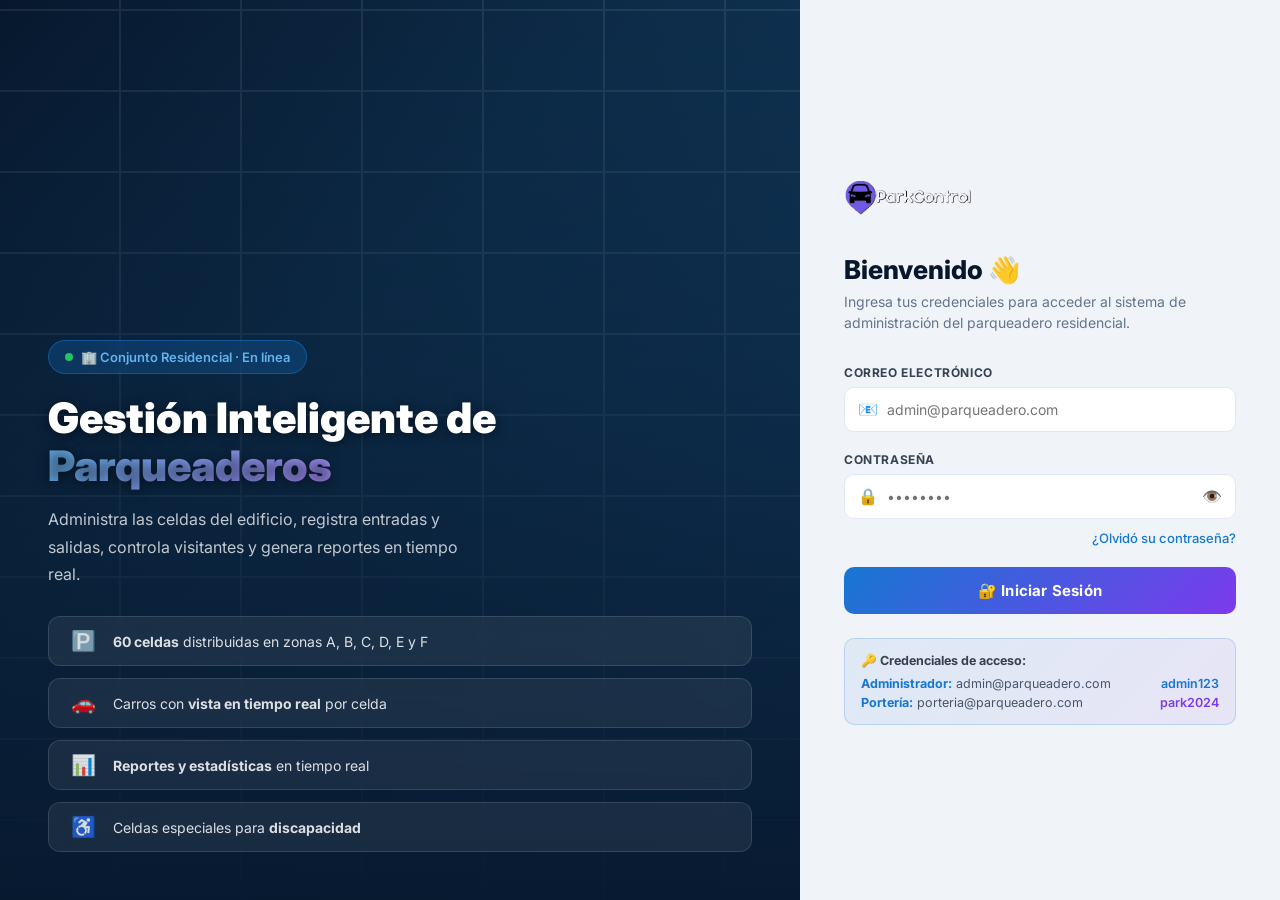
<file: index.html>
<!DOCTYPE html>
<html lang="es">
<head>
    <meta charset="UTF-8">
    <meta name="viewport" content="width=device-width, initial-scale=1.0">
    <title>ParkControl — Ingreso al Sistema</title>
    <meta name="description" content="Sistema de administración de parqueaderos para conjuntos residenciales.">
    <link rel="preconnect" href="https://fonts.googleapis.com">
    <link href="https://fonts.googleapis.com/css2?family=Inter:wght@300;400;500;600;700;800;900&display=swap" rel="stylesheet">
    <style>
        *{box-sizing:border-box;margin:0;padding:0}
        body{
            font-family:'Inter',sans-serif;
            min-height:100vh;
            display:flex;
            overflow:hidden;
            background:#07182e;
        }

        /* ===== LADO IZQUIERDO ===== */
        .left-panel{
            flex:1;
            position:relative;
            display:flex;
            flex-direction:column;
            justify-content:flex-end;
            padding:48px;
            overflow:hidden;
        }

        /* Fondo animado con carros CSS */
        .left-bg{
            position:absolute;
            inset:0;
            background:linear-gradient(135deg,#07182e 0%,#0d2d4a 40%,#123d63 100%);
            overflow:hidden;
        }

        /* Patrón de parqueadero en el fondo */
        .parking-grid{
            position:absolute;
            inset:0;
            opacity:.08;
            background-image:
                repeating-linear-gradient(0deg, transparent, transparent 79px, #fff 79px, #fff 81px),
                repeating-linear-gradient(90deg, transparent, transparent 119px, #fff 119px, #fff 121px);
        }

        /* Carros animados en el fondo */
        .bg-cars{position:absolute;inset:0;pointer-events:none;}
        .bg-car{
            position:absolute;
            width:60px;
            opacity:0;
            animation:driveCar 8s linear infinite;
        }
        .bg-car:nth-child(1){top:15%;left:-80px;animation-delay:0s;animation-duration:9s;}
        .bg-car:nth-child(2){top:35%;left:-80px;animation-delay:2s;animation-duration:7s;}
        .bg-car:nth-child(3){top:55%;left:-80px;animation-delay:4s;animation-duration:11s;}
        .bg-car:nth-child(4){top:70%;left:-80px;animation-delay:1s;animation-duration:8s;}
        .bg-car:nth-child(5){top:85%;left:-80px;animation-delay:3s;animation-duration:10s;}
        @keyframes driveCar{
            0%{left:-80px;opacity:0;}
            5%{opacity:.18;}
            90%{opacity:.18;}
            100%{left:calc(100% + 80px);opacity:0;}
        }

        .left-panel::after{
            content:'';
            position:absolute;
            inset:0;
            background:linear-gradient(to top, rgba(7,24,46,0.95) 0%, rgba(7,24,46,0.3) 60%, transparent 100%);
        }
        .left-content{
            position:relative;
            z-index:1;
            color:white;
        }
        .left-badge{
            display:inline-flex;
            align-items:center;
            gap:8px;
            background:rgba(22,119,210,0.25);
            border:1px solid rgba(22,119,210,0.5);
            backdrop-filter:blur(8px);
            padding:8px 16px;
            border-radius:50px;
            font-size:13px;
            font-weight:600;
            color:#63b3ed;
            margin-bottom:20px;
        }
        .left-badge .dot{
            width:8px;height:8px;
            background:#22c55e;
            border-radius:50%;
            animation:pulse 2s infinite;
        }
        @keyframes pulse{
            0%,100%{box-shadow:0 0 0 0 rgba(34,197,94,.5)}
            50%{box-shadow:0 0 0 6px rgba(34,197,94,0)}
        }
        .left-content h1{
            font-size:42px;
            font-weight:900;
            line-height:1.15;
            margin-bottom:16px;
            color:#fff;
            text-shadow:0 2px 12px rgba(0,0,0,0.5);
        }
        .left-content h1 span{
            background:linear-gradient(135deg,#63b3ed,#a78bfa);
            -webkit-background-clip:text;
            -webkit-text-fill-color:transparent;
            background-clip:text;
        }
        .left-content p{
            font-size:16px;
            color:rgba(255,255,255,0.75);
            line-height:1.7;
            max-width:420px;
            margin-bottom:28px;
        }
        .features{
            display:flex;
            flex-direction:column;
            gap:12px;
        }
        .feature-item{
            display:flex;
            align-items:center;
            gap:12px;
            background:rgba(255,255,255,0.07);
            border:1px solid rgba(255,255,255,0.12);
            backdrop-filter:blur(8px);
            border-radius:12px;
            padding:12px 16px;
            font-size:14px;
            color:rgba(255,255,255,0.85);
            transition:background .2s;
        }
        .feature-item:hover{background:rgba(255,255,255,0.12);}
        .feature-icon{
            font-size:20px;
            width:36px;
            text-align:center;
        }

        /* ===== LADO DERECHO — FORMULARIO ===== */
        .right-panel{
            width:480px;
            flex-shrink:0;
            background:#f0f4f8;
            display:flex;
            flex-direction:column;
            justify-content:center;
            padding:48px 44px;
            overflow-y:auto;
        }
        .login-logo{
            display:flex;
            align-items:center;
            gap:10px;
            margin-bottom:36px;
        }
        .login-logo img{
            width:130px;
            height:auto;
        }
        .login-title{
            font-size:26px;
            font-weight:800;
            color:#07182e;
            margin-bottom:6px;
        }
        .login-sub{
            font-size:14px;
            color:#64748b;
            margin-bottom:32px;
            line-height:1.5;
        }
        .form-label{
            display:block;
            font-size:12px;
            font-weight:700;
            color:#374151;
            letter-spacing:.6px;
            text-transform:uppercase;
            margin-bottom:7px;
        }
        .form-group{margin-bottom:20px;}
        .input-wrap{position:relative;}
        .input-icon{
            position:absolute;
            left:14px;
            top:50%;
            transform:translateY(-50%);
            font-size:16px;
            color:#94a3b8;
            pointer-events:none;
        }
        .form-control{
            width:100%;
            padding:13px 14px 13px 42px;
            border:1.5px solid #e2e8f0;
            border-radius:10px;
            font-size:14px;
            font-family:'Inter',sans-serif;
            background:#fff;
            color:#1e2d3d;
            outline:none;
            transition:border-color .25s,box-shadow .25s;
        }
        .form-control:focus{
            border-color:#1677d2;
            box-shadow:0 0 0 3px rgba(22,119,210,.13);
        }
        .toggle-pass{
            position:absolute;
            right:14px;
            top:50%;
            transform:translateY(-50%);
            cursor:pointer;
            font-size:16px;
            color:#94a3b8;
            user-select:none;
            transition:color .2s;
        }
        .toggle-pass:hover{color:#1677d2;}
        .forgot{
            text-align:right;
            margin-top:-12px;
            margin-bottom:20px;
        }
        .forgot a{
            font-size:13px;
            color:#1677d2;
            text-decoration:none;
            font-weight:500;
        }
        .forgot a:hover{text-decoration:underline;}
        .btn-login{
            width:100%;
            padding:14px;
            background:linear-gradient(135deg,#1677d2 0%,#7c3aed 100%);
            color:#fff;
            border:none;
            border-radius:10px;
            font-size:15px;
            font-weight:700;
            font-family:'Inter',sans-serif;
            cursor:pointer;
            transition:all .3s;
            position:relative;
            overflow:hidden;
            letter-spacing:.2px;
        }
        .btn-login::before{
            content:'';
            position:absolute;
            top:0;left:-100%;
            width:100%;height:100%;
            background:linear-gradient(90deg,transparent,rgba(255,255,255,.2),transparent);
            transition:left .5s;
        }
        .btn-login:hover::before{left:100%;}
        .btn-login:hover{
            transform:translateY(-2px);
            box-shadow:0 8px 25px rgba(22,119,210,.45);
        }
        .btn-login:active{transform:translateY(0);}
        .error-box{
            display:none;
            background:#fee2e2;
            border:1px solid #fca5a5;
            color:#b91c1c;
            padding:10px 14px;
            border-radius:8px;
            font-size:13px;
            text-align:center;
            margin-bottom:16px;
        }
        .hint-box{
            margin-top:24px;
            background:linear-gradient(135deg,rgba(22,119,210,.08),rgba(124,58,237,.08));
            border:1px solid rgba(22,119,210,.2);
            border-radius:10px;
            padding:14px 16px;
            font-size:12.5px;
            color:#475569;
        }
        .hint-box strong{color:#1677d2;}
        .hint-row{display:flex;justify-content:space-between;margin-bottom:4px;}
        .hint-row:last-child{margin-bottom:0;}

        @media(max-width:900px){
            .left-panel{display:none;}
            .right-panel{width:100%;padding:40px 28px;}
        }

        @keyframes shake{
            0%,100%{transform:translateX(0)}
            20%{transform:translateX(-8px)}
            40%{transform:translateX(8px)}
            60%{transform:translateX(-5px)}
            80%{transform:translateX(5px)}
        }
    </style>
</head>
<body>

<!-- PANEL IZQUIERDO -->
<div class="left-panel">
    <div class="left-bg">
        <div class="parking-grid"></div>
        <!-- Carros en el fondo -->
        <div class="bg-cars">
            <!-- Carro SVG top-view mini -->
            <svg class="bg-car" style="top:15%" viewBox="0 0 100 50" xmlns="http://www.w3.org/2000/svg">
                <rect x="10" y="14" width="80" height="22" rx="7" fill="#2b6cb0"/>
                <path d="M28 14 Q35 5 65 5 Q75 5 80 14 Z" fill="#1a4a80"/>
                <circle cx="20" cy="14" r="6" fill="#111"/><circle cx="80" cy="14" r="6" fill="#111"/>
                <circle cx="20" cy="36" r="6" fill="#111"/><circle cx="80" cy="36" r="6" fill="#111"/>
            </svg>
            <svg class="bg-car" style="top:35%" viewBox="0 0 100 50" xmlns="http://www.w3.org/2000/svg">
                <rect x="8" y="10" width="84" height="30" rx="8" fill="#553c9a"/>
                <rect x="20" y="13" width="60" height="22" rx="5" fill="#3c2a7a"/>
                <circle cx="14" cy="13" r="6" fill="#111"/><circle cx="86" cy="13" r="6" fill="#111"/>
                <circle cx="14" cy="37" r="6" fill="#111"/><circle cx="86" cy="37" r="6" fill="#111"/>
            </svg>
            <svg class="bg-car" style="top:55%" viewBox="0 0 100 50" xmlns="http://www.w3.org/2000/svg">
                <rect x="10" y="14" width="80" height="22" rx="7" fill="#c05621"/>
                <path d="M28 14 Q35 5 65 5 Q75 5 80 14 Z" fill="#9c4421"/>
                <circle cx="20" cy="14" r="6" fill="#111"/><circle cx="80" cy="14" r="6" fill="#111"/>
                <circle cx="20" cy="36" r="6" fill="#111"/><circle cx="80" cy="36" r="6" fill="#111"/>
            </svg>
            <svg class="bg-car" style="top:70%" viewBox="0 0 100 50" xmlns="http://www.w3.org/2000/svg">
                <rect x="8" y="10" width="84" height="30" rx="8" fill="#276749"/>
                <rect x="20" y="13" width="60" height="22" rx="5" fill="#1a4a35"/>
                <circle cx="14" cy="13" r="6" fill="#111"/><circle cx="86" cy="13" r="6" fill="#111"/>
                <circle cx="14" cy="37" r="6" fill="#111"/><circle cx="86" cy="37" r="6" fill="#111"/>
            </svg>
            <svg class="bg-car" style="top:85%" viewBox="0 0 100 50" xmlns="http://www.w3.org/2000/svg">
                <rect x="10" y="14" width="80" height="22" rx="7" fill="#9b2c2c"/>
                <path d="M28 14 Q35 5 65 5 Q75 5 80 14 Z" fill="#7a2020"/>
                <circle cx="20" cy="14" r="6" fill="#111"/><circle cx="80" cy="14" r="6" fill="#111"/>
                <circle cx="20" cy="36" r="6" fill="#111"/><circle cx="80" cy="36" r="6" fill="#111"/>
            </svg>
        </div>
    </div>

    <div class="left-content">
        <div class="left-badge">
            <div class="dot"></div>
            🏢 Conjunto Residencial · En línea
        </div>
        <h1>Gestión Inteligente de <span>Parqueaderos</span></h1>
        <p>Administra las celdas del edificio, registra entradas y salidas, controla visitantes y genera reportes en tiempo real.</p>
        <div class="features">
            <div class="feature-item">
                <span class="feature-icon">🅿️</span>
                <div><strong>60 celdas</strong> distribuidas en zonas A, B, C, D, E y F</div>
            </div>
            <div class="feature-item">
                <span class="feature-icon">🚗</span>
                <div>Carros con <strong>vista en tiempo real</strong> por celda</div>
            </div>
            <div class="feature-item">
                <span class="feature-icon">📊</span>
                <div><strong>Reportes y estadísticas</strong> en tiempo real</div>
            </div>
            <div class="feature-item">
                <span class="feature-icon">♿</span>
                <div>Celdas especiales para <strong>discapacidad</strong></div>
            </div>
        </div>
    </div>
</div>

<!-- PANEL DERECHO -->
<div class="right-panel">
    <div class="login-logo">
        <img src="ParkControl.png" alt="ParkControl">
    </div>

    <div class="login-title">Bienvenido 👋</div>
    <div class="login-sub">Ingresa tus credenciales para acceder al sistema de administración del parqueadero residencial.</div>

    <div class="error-box" id="errorBox">❌ Usuario o contraseña incorrectos. Intente de nuevo.</div>

    <form id="loginForm" novalidate>
        <div class="form-group">
            <label class="form-label" for="email">Correo electrónico</label>
            <div class="input-wrap">
                <span class="input-icon">📧</span>
                <input class="form-control" type="email" id="email" name="email"
                    placeholder="admin@parqueadero.com" autocomplete="email" required>
            </div>
        </div>

        <div class="form-group">
            <label class="form-label" for="password">Contraseña</label>
            <div class="input-wrap">
                <span class="input-icon">🔒</span>
                <input class="form-control" type="password" id="password" name="password"
                    placeholder="••••••••" autocomplete="current-password" required>
                <span class="toggle-pass" id="togglePass" title="Mostrar/ocultar contraseña">👁️</span>
            </div>
        </div>

        <div class="forgot">
            <a href="#" onclick="alert('Contacte al administrador del edificio.')">¿Olvidó su contraseña?</a>
        </div>

        <button type="submit" class="btn-login" id="btnLogin">
            🔐 Iniciar Sesión
        </button>
    </form>

    <div class="hint-box">
        <div style="font-weight:700;color:#374151;margin-bottom:8px;">🔑 Credenciales de acceso:</div>
        <div class="hint-row"><span><strong>Administrador:</strong> admin@parqueadero.com</span><span style="color:#1677d2;font-weight:600;">admin123</span></div>
        <div class="hint-row"><span><strong>Portería:</strong> porteria@parqueadero.com</span><span style="color:#7c3aed;font-weight:600;">park2024</span></div>
    </div>
</div>

<script>
    const USUARIOS = [
        { email:'admin@parqueadero.com',   password:'admin123', nombre:'Administrador',  rol:'admin' },
        { email:'admin@parkcontrol.com',   password:'admin123', nombre:'Administrador',  rol:'admin' },
        { email:'admin@urb.com',           password:'admin123', nombre:'Admin Conjunto',  rol:'admin' },
        { email:'porteria@parqueadero.com',password:'park2024', nombre:'Portería',        rol:'porteria' },
    ];

    document.getElementById('togglePass').addEventListener('click', function() {
        const inp = document.getElementById('password');
        if (inp.type === 'password') {
            inp.type = 'text';
            this.textContent = '🙈';
        } else {
            inp.type = 'password';
            this.textContent = '👁️';
        }
    });

    document.getElementById('loginForm').addEventListener('submit', function(e) {
        e.preventDefault();
        const email = document.getElementById('email').value.trim().toLowerCase();
        const pass  = document.getElementById('password').value;
        const errorBox = document.getElementById('errorBox');
        const btn = document.getElementById('btnLogin');

        const user = USUARIOS.find(u => u.email === email && u.password === pass);

        if (user) {
            btn.textContent = '✅ Verificando...';
            btn.style.background = 'linear-gradient(135deg,#16a34a,#15803d)';
            errorBox.style.display = 'none';
            localStorage.setItem('parkcontrol_user', JSON.stringify(user));
            setTimeout(() => { window.location.href = 'dashboard.html'; }, 700);
        } else {
            errorBox.style.display = 'block';
            document.getElementById('password').value = '';
            document.getElementById('email').focus();
            errorBox.style.animation = 'none';
            errorBox.offsetHeight;
            errorBox.style.animation = 'shake .4s ease';
        }
    });
</script>
</body>
</html>
</file>
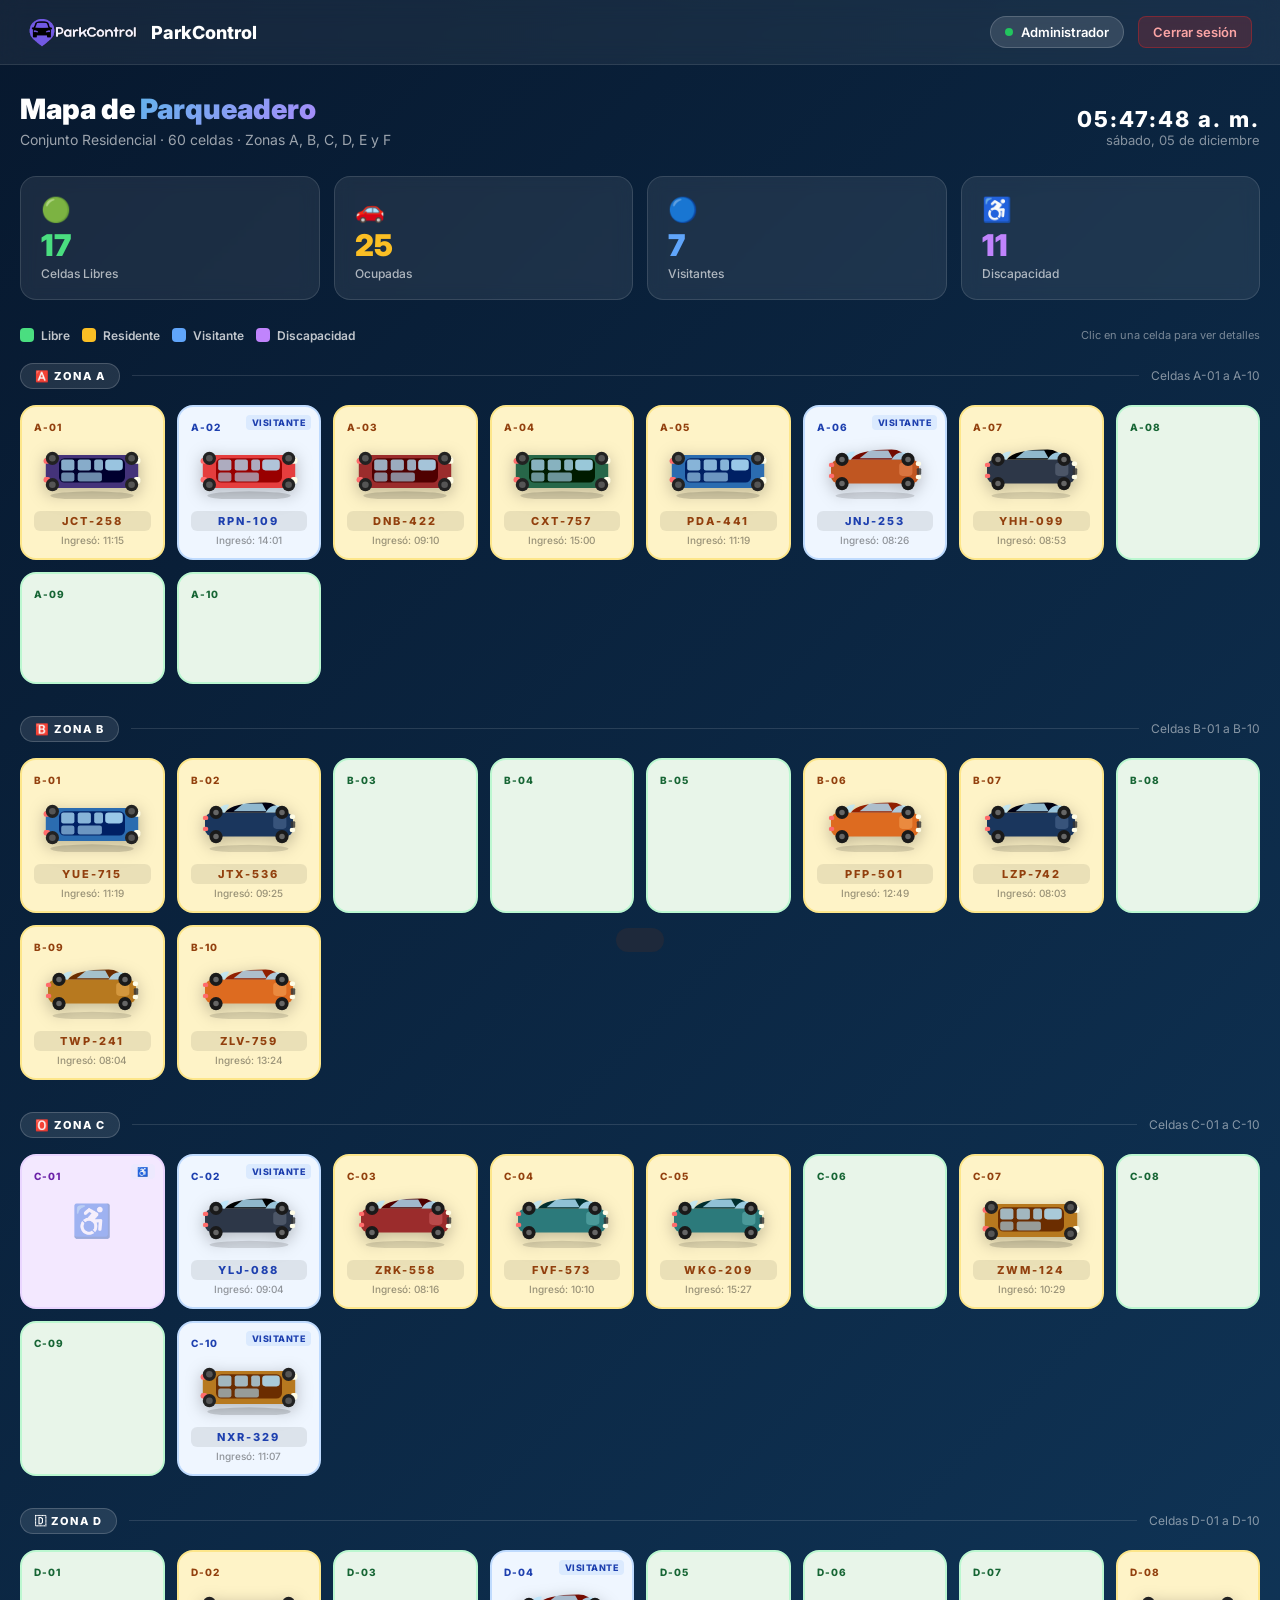
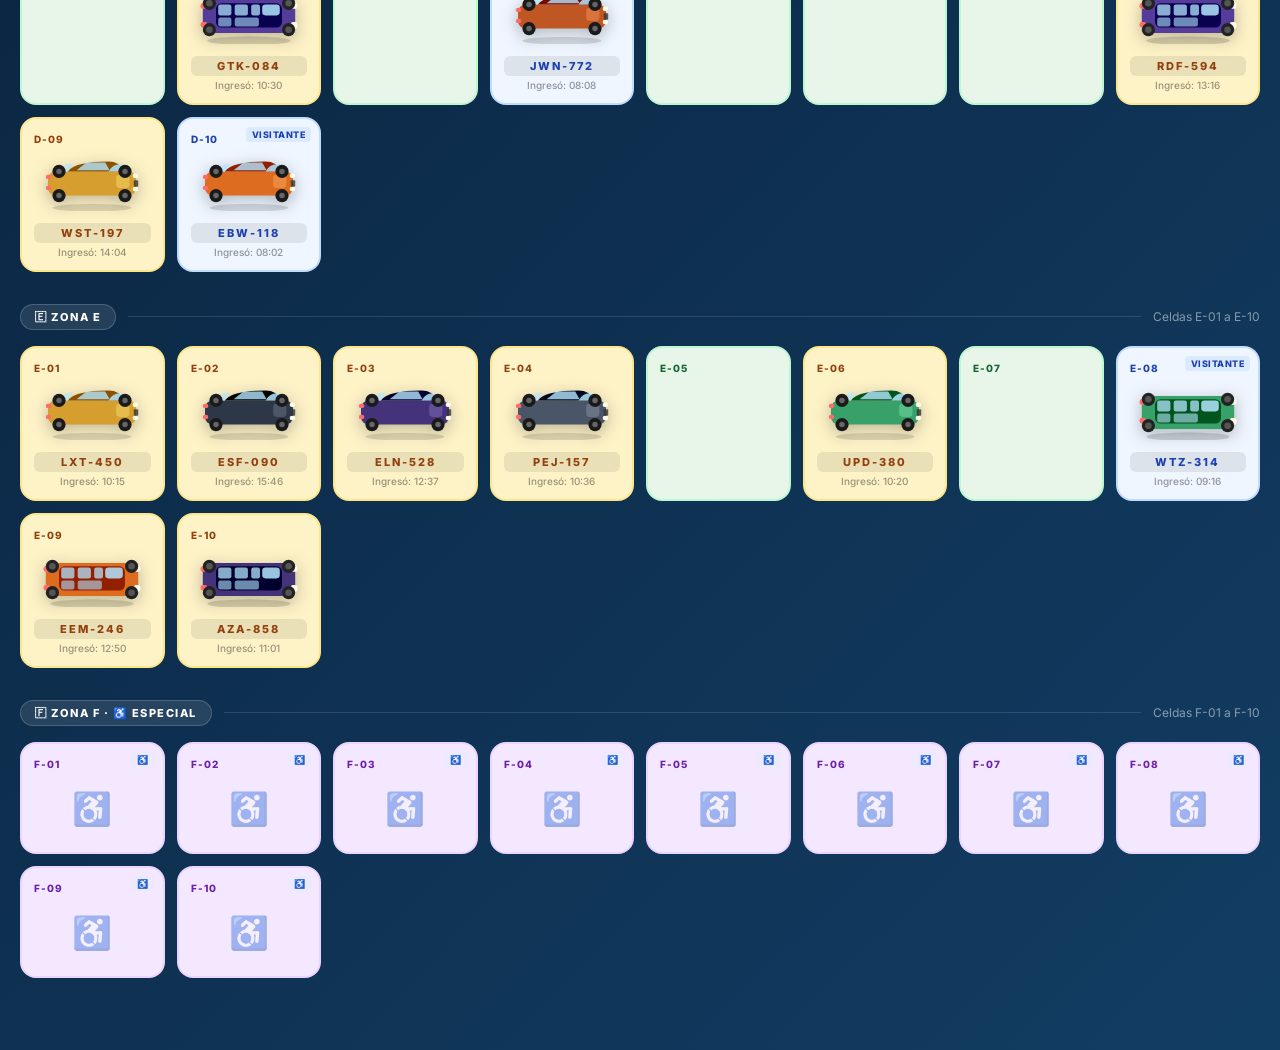
<file: dashboard.html>
<!DOCTYPE html>
<html lang="es">
<head>
  <meta charset="UTF-8">
  <meta name="viewport" content="width=device-width, initial-scale=1.0">
  <title>ParkControl — Dashboard</title>
  <link rel="preconnect" href="https://fonts.googleapis.com">
  <link href="https://fonts.googleapis.com/css2?family=Inter:wght@300;400;500;600;700;800;900&display=swap" rel="stylesheet">
  <style>
    *{box-sizing:border-box;margin:0;padding:0}
    :root{
      --azul:#1677d2;
      --azul-oscuro:#07182e;
      --azul-medio:#123d63;
      --verde:#16a34a;
      --rojo:#dc2626;
      --amarillo:#d97706;
      --celda-libre:#e8f5e9;
      --celda-ocupada:#fef3c7;
      --celda-visitante:#eff6ff;
      --celda-discapacidad:#f3e8ff;
    }

    body{
      font-family:'Inter',sans-serif;
      background:linear-gradient(135deg,var(--azul-oscuro),var(--azul-medio));
      min-height:100vh;
      color:white;
    }

    /* ═══ NAVBAR ═══ */
    .navbar{
      display:flex;
      align-items:center;
      justify-content:space-between;
      padding:14px 28px;
      background:rgba(255,255,255,0.06);
      backdrop-filter:blur(12px);
      border-bottom:1px solid rgba(255,255,255,0.1);
      position:sticky;
      top:0;
      z-index:100;
    }
    .navbar-brand{
      display:flex;
      align-items:center;
      gap:12px;
    }
    .navbar-brand img{
      height:36px;
      width:auto;
    }
    .navbar-brand span{
      font-size:18px;
      font-weight:800;
      color:#fff;
    }
    .navbar-right{
      display:flex;
      align-items:center;
      gap:14px;
    }
    .badge-user{
      display:flex;
      align-items:center;
      gap:8px;
      background:rgba(255,255,255,0.12);
      border:1px solid rgba(255,255,255,0.18);
      padding:7px 14px;
      border-radius:50px;
      font-size:13px;
      font-weight:600;
    }
    .dot-live{
      width:8px;height:8px;
      background:#22c55e;
      border-radius:50%;
      animation:pulse 2s infinite;
    }
    @keyframes pulse{
      0%,100%{box-shadow:0 0 0 0 rgba(34,197,94,.5)}
      50%{box-shadow:0 0 0 6px rgba(34,197,94,0)}
    }
    .btn-logout{
      background:rgba(220,38,38,.2);
      border:1px solid rgba(220,38,38,.4);
      color:#fca5a5;
      padding:7px 14px;
      border-radius:8px;
      font-size:13px;
      font-weight:600;
      cursor:pointer;
      text-decoration:none;
      transition:all .2s;
    }
    .btn-logout:hover{background:rgba(220,38,38,.35);}

    /* ═══ MAIN CONTAINER ═══ */
    .main{
      max-width:1300px;
      margin:0 auto;
      padding:28px 20px 40px;
    }

    /* ═══ PAGE HEADER ═══ */
    .page-header{
      display:flex;
      align-items:flex-end;
      justify-content:space-between;
      flex-wrap:wrap;
      gap:16px;
      margin-bottom:28px;
    }
    .page-header h1{
      font-size:28px;
      font-weight:900;
      color:#fff;
      line-height:1.2;
    }
    .page-header h1 span{
      background:linear-gradient(135deg,#63b3ed,#a78bfa);
      -webkit-background-clip:text;
      -webkit-text-fill-color:transparent;
      background-clip:text;
    }
    .page-header p{
      font-size:14px;
      color:rgba(255,255,255,.6);
      margin-top:4px;
    }
    .clock{
      font-size:13px;
      color:rgba(255,255,255,.5);
      text-align:right;
    }
    .clock strong{
      display:block;
      font-size:22px;
      font-weight:800;
      color:#fff;
      letter-spacing:2px;
    }

    /* ═══ KPI CARDS ═══ */
    .kpi-grid{
      display:grid;
      grid-template-columns:repeat(auto-fit,minmax(170px,1fr));
      gap:14px;
      margin-bottom:28px;
    }
    .kpi-card{
      background:rgba(255,255,255,0.08);
      border:1px solid rgba(255,255,255,0.12);
      backdrop-filter:blur(8px);
      border-radius:16px;
      padding:18px 20px;
      display:flex;
      flex-direction:column;
      gap:6px;
      transition:transform .2s, background .2s;
    }
    .kpi-card:hover{
      background:rgba(255,255,255,0.13);
      transform:translateY(-2px);
    }
    .kpi-icon{font-size:24px;}
    .kpi-val{
      font-size:30px;
      font-weight:900;
      line-height:1;
    }
    .kpi-label{font-size:12px;color:rgba(255,255,255,.65);font-weight:500;}
    .kpi-card.libre .kpi-val{color:#4ade80;}
    .kpi-card.ocupada .kpi-val{color:#fbbf24;}
    .kpi-card.visitante .kpi-val{color:#60a5fa;}
    .kpi-card.discapacidad .kpi-val{color:#c084fc;}

    /* ═══ LEYENDA ═══ */
    .leyenda{
      display:flex;
      flex-wrap:wrap;
      gap:12px;
      margin-bottom:20px;
      align-items:center;
    }
    .leyenda-item{
      display:flex;
      align-items:center;
      gap:7px;
      font-size:12px;
      font-weight:600;
      color:rgba(255,255,255,.75);
    }
    .leyenda-dot{
      width:14px;height:14px;
      border-radius:4px;
    }

    /* ═══ ZONA SECTION ═══ */
    .zona{
      margin-bottom:32px;
    }
    .zona-header{
      display:flex;
      align-items:center;
      gap:12px;
      margin-bottom:16px;
    }
    .zona-badge{
      font-size:11px;
      font-weight:800;
      letter-spacing:1.5px;
      text-transform:uppercase;
      padding:5px 14px;
      border-radius:50px;
      background:rgba(255,255,255,0.1);
      border:1px solid rgba(255,255,255,0.18);
    }
    .zona-header hr{
      flex:1;
      border:none;
      border-top:1px solid rgba(255,255,255,0.12);
    }
    .zona-count{
      font-size:12px;
      color:rgba(255,255,255,.5);
    }

    /* ═══ GRID DE CELDAS ═══ */
    .celdas-grid{
      display:grid;
      grid-template-columns:repeat(auto-fill,minmax(140px,1fr));
      gap:12px;
    }

    /* ═══ CELDA ═══ */
    .celda{
      border-radius:16px;
      padding:14px 12px 12px;
      position:relative;
      cursor:pointer;
      transition:transform .25s, box-shadow .25s;
      border:2px solid transparent;
      overflow:hidden;
    }
    .celda:hover{
      transform:translateY(-4px) scale(1.02);
      box-shadow:0 12px 32px rgba(0,0,0,.35);
    }
    .celda:active{transform:scale(.98);}

    /* estados de celda */
    .celda.libre{
      background:var(--celda-libre);
      border-color:#bbf7d0;
    }
    .celda.ocupada{
      background:var(--celda-ocupada);
      border-color:#fde68a;
    }
    .celda.visitante{
      background:var(--celda-visitante);
      border-color:#bfdbfe;
    }
    .celda.discapacidad{
      background:var(--celda-discapacidad);
      border-color:#e9d5ff;
    }

    /* número de celda */
    .celda-num{
      font-size:10px;
      font-weight:800;
      letter-spacing:1px;
      text-transform:uppercase;
      margin-bottom:8px;
    }
    .libre .celda-num{color:#166534;}
    .ocupada .celda-num{color:#92400e;}
    .visitante .celda-num{color:#1e40af;}
    .discapacidad .celda-num{color:#6b21a8;}

    /* ═══ CAR SVG ═══ */
    .car-wrap{
      display:flex;
      justify-content:center;
      align-items:center;
      height:62px;
      position:relative;
    }

    /* Carro SVG inline — se genera via JS con color dinámico */
    .car-svg{
      width:100%;
      max-width:110px;
      filter:drop-shadow(0 4px 8px rgba(0,0,0,0.25));
    }

    /* Animación de entrada del carro */
    .celda.ocupada .car-svg,
    .celda.visitante .car-svg{
      animation:carDrive .6s cubic-bezier(.34,1.56,.64,1) both;
    }
    @keyframes carDrive{
      from{transform:translateX(-40px);opacity:0;}
      to{transform:translateX(0);opacity:1;}
    }

    /* Brillo animado en las ventanas */
    .car-window-shine{
      animation:shine 3s ease-in-out infinite;
    }
    @keyframes shine{
      0%,100%{opacity:.6;}
      50%{opacity:1;}
    }

    /* Ruedas girando */
    .wheel-spin{
      transform-origin:center;
      animation:wheelSpin 1.2s linear infinite;
    }
    @keyframes wheelSpin{
      from{transform:rotate(0deg);}
      to{transform:rotate(360deg);}
    }

    /* celda libre — líneas de vacío */
    .libre-lines{
      display:flex;
      flex-direction:column;
      gap:5px;
      justify-content:center;
      align-items:center;
      height:62px;
    }
    .libre-line{
      width:70%;
      height:3px;
      background:#bbf7d0;
      border-radius:2px;
      animation:breathe 2.5s ease-in-out infinite;
    }
    .libre-line:nth-child(2){width:50%;animation-delay:.4s;}
    .libre-line:nth-child(3){width:60%;animation-delay:.8s;}
    @keyframes breathe{
      0%,100%{opacity:.4;}
      50%{opacity:.9;}
    }

    /* ♿ ícono discapacidad vacío */
    .disc-icon{
      font-size:32px;
      display:flex;align-items:center;justify-content:center;
      height:62px;
      animation:breathe 2s ease-in-out infinite;
      opacity:.4;
    }

    /* Placa */
    .celda-placa{
      font-size:11px;
      font-weight:800;
      text-align:center;
      margin-top:8px;
      letter-spacing:2px;
      padding:3px 8px;
      border-radius:6px;
      background:rgba(0,0,0,0.08);
    }
    .ocupada .celda-placa{color:#92400e;}
    .visitante .celda-placa{color:#1e40af;}
    .discapacidad .celda-placa{color:#6b21a8;}

    /* Hora entrada */
    .celda-hora{
      font-size:10px;
      text-align:center;
      margin-top:3px;
      color:rgba(0,0,0,0.4);
      font-weight:500;
    }

    /* Etiqueta visitante */
    .celda-tag{
      position:absolute;
      top:8px;
      right:8px;
      font-size:9px;
      font-weight:800;
      padding:2px 6px;
      border-radius:4px;
      text-transform:uppercase;
      letter-spacing:.5px;
    }
    .visitante .celda-tag{background:#dbeafe;color:#1e40af;}
    .discapacidad .celda-tag{background:#ede9fe;color:#6b21a8;}

    /* ═══ MODAL DETALLE CELDA ═══ */
    .overlay{
      display:none;
      position:fixed;
      inset:0;
      background:rgba(0,0,0,.55);
      backdrop-filter:blur(4px);
      z-index:200;
      justify-content:center;
      align-items:center;
    }
    .overlay.open{display:flex;}
    .modal{
      background:#fff;
      color:#1e2d3d;
      border-radius:24px;
      padding:28px;
      max-width:380px;
      width:90%;
      position:relative;
      animation:modalIn .3s cubic-bezier(.34,1.56,.64,1);
    }
    @keyframes modalIn{
      from{opacity:0;transform:scale(.85);}
      to{opacity:1;transform:scale(1);}
    }
    .modal-close{
      position:absolute;
      top:16px;right:16px;
      background:#f1f5f9;
      border:none;
      width:32px;height:32px;
      border-radius:50%;
      font-size:16px;
      cursor:pointer;
      display:flex;align-items:center;justify-content:center;
    }
    .modal-title{
      font-size:20px;
      font-weight:900;
      margin-bottom:16px;
    }
    .modal-row{
      display:flex;
      justify-content:space-between;
      align-items:center;
      padding:9px 0;
      border-bottom:1px solid #f1f5f9;
      font-size:13px;
    }
    .modal-row:last-child{border-bottom:none;}
    .modal-row span:first-child{color:#64748b;font-weight:500;}
    .modal-row span:last-child{font-weight:700;color:#0f172a;}
    .modal-estado{
      display:inline-block;
      padding:4px 12px;
      border-radius:50px;
      font-size:12px;
      font-weight:800;
    }
    .modal-btn{
      display:block;
      width:100%;
      margin-top:18px;
      padding:12px;
      border-radius:12px;
      border:none;
      font-size:14px;
      font-weight:800;
      cursor:pointer;
      transition:all .2s;
    }
    .modal-btn.liberar{
      background:linear-gradient(135deg,#dc2626,#b91c1c);
      color:#fff;
    }
    .modal-btn.liberar:hover{background:linear-gradient(135deg,#b91c1c,#991b1b);}
    .modal-btn.ocupar{
      background:linear-gradient(135deg,var(--azul),#0d47a1);
      color:#fff;
    }
    .modal-btn.ocupar:hover{opacity:.9;}

    /* ═══ TOAST ═══ */
    .toast{
      position:fixed;
      bottom:28px;
      left:50%;
      transform:translateX(-50%) translateY(80px);
      background:#1e293b;
      color:#fff;
      padding:12px 24px;
      border-radius:50px;
      font-size:14px;
      font-weight:600;
      z-index:999;
      transition:transform .4s cubic-bezier(.34,1.56,.64,1);
      white-space:nowrap;
      pointer-events:none;
    }
    .toast.show{transform:translateX(-50%) translateY(0);}

    /* ═══ RESPONSIVE ═══ */
    @media(max-width:600px){
      .navbar{padding:12px 16px;}
      .main{padding:20px 12px 32px;}
      .celdas-grid{grid-template-columns:repeat(auto-fill,minmax(120px,1fr));gap:10px;}
      .page-header h1{font-size:22px;}
    }
  </style>
</head>
<body>

<!-- NAVBAR -->
<nav class="navbar">
  <div class="navbar-brand">
    <img src="ParkControl.png" alt="ParkControl">
    <span>ParkControl</span>
  </div>
  <div class="navbar-right">
    <div class="badge-user">
      <div class="dot-live"></div>
      <span id="nombreUsuario">Administrador</span>
    </div>
    <a href="index.html" class="btn-logout">Cerrar sesión</a>
  </div>
</nav>

<!-- MAIN -->
<div class="main">

  <!-- PAGE HEADER -->
  <div class="page-header">
    <div>
      <h1>Mapa de <span>Parqueadero</span></h1>
      <p>Conjunto Residencial · 60 celdas · Zonas A, B, C, D, E y F</p>
    </div>
    <div class="clock">
      <strong id="reloj">--:--:--</strong>
      <span id="fecha">...</span>
    </div>
  </div>

  <!-- KPI CARDS -->
  <div class="kpi-grid">
    <div class="kpi-card libre">
      <div class="kpi-icon">🟢</div>
      <div class="kpi-val" id="cnt-libre">0</div>
      <div class="kpi-label">Celdas Libres</div>
    </div>
    <div class="kpi-card ocupada">
      <div class="kpi-icon">🚗</div>
      <div class="kpi-val" id="cnt-ocupada">0</div>
      <div class="kpi-label">Ocupadas</div>
    </div>
    <div class="kpi-card visitante">
      <div class="kpi-icon">🔵</div>
      <div class="kpi-val" id="cnt-visitante">0</div>
      <div class="kpi-label">Visitantes</div>
    </div>
    <div class="kpi-card discapacidad">
      <div class="kpi-icon">♿</div>
      <div class="kpi-val" id="cnt-disc">0</div>
      <div class="kpi-label">Discapacidad</div>
    </div>
  </div>

  <!-- LEYENDA -->
  <div class="leyenda">
    <div class="leyenda-item"><div class="leyenda-dot" style="background:#4ade80"></div>Libre</div>
    <div class="leyenda-item"><div class="leyenda-dot" style="background:#fbbf24"></div>Residente</div>
    <div class="leyenda-item"><div class="leyenda-dot" style="background:#60a5fa"></div>Visitante</div>
    <div class="leyenda-item"><div class="leyenda-dot" style="background:#c084fc"></div>Discapacidad</div>
    <span style="margin-left:auto;font-size:11px;color:rgba(255,255,255,.45)">Clic en una celda para ver detalles</span>
  </div>

  <!-- ZONA A -->
  <div class="zona">
    <div class="zona-header">
      <div class="zona-badge">🅰️ Zona A</div>
      <hr>
      <div class="zona-count">Celdas A-01 a A-10</div>
    </div>
    <div class="celdas-grid" id="zona-A"></div>
  </div>

  <!-- ZONA B -->
  <div class="zona">
    <div class="zona-header">
      <div class="zona-badge">🅱️ Zona B</div>
      <hr>
      <div class="zona-count">Celdas B-01 a B-10</div>
    </div>
    <div class="celdas-grid" id="zona-B"></div>
  </div>

  <!-- ZONA C -->
  <div class="zona">
    <div class="zona-header">
      <div class="zona-badge">🅾️ Zona C</div>
      <hr>
      <div class="zona-count">Celdas C-01 a C-10</div>
    </div>
    <div class="celdas-grid" id="zona-C"></div>
  </div>

  <!-- ZONA D -->
  <div class="zona">
    <div class="zona-header">
      <div class="zona-badge">🇩 Zona D</div>
      <hr>
      <div class="zona-count">Celdas D-01 a D-10</div>
    </div>
    <div class="celdas-grid" id="zona-D"></div>
  </div>

  <!-- ZONA E -->
  <div class="zona">
    <div class="zona-header">
      <div class="zona-badge">🇪 Zona E</div>
      <hr>
      <div class="zona-count">Celdas E-01 a E-10</div>
    </div>
    <div class="celdas-grid" id="zona-E"></div>
  </div>

  <!-- ZONA F -->
  <div class="zona">
    <div class="zona-header">
      <div class="zona-badge">🇫 Zona F · ♿ Especial</div>
      <hr>
      <div class="zona-count">Celdas F-01 a F-10</div>
    </div>
    <div class="celdas-grid" id="zona-F"></div>
  </div>

</div><!-- /main -->

<!-- MODAL -->
<div class="overlay" id="overlay" onclick="cerrarModal(event)">
  <div class="modal" id="modal">
    <button class="modal-close" onclick="cerrarModal()">✕</button>
    <div class="modal-title" id="modal-titulo">Celda A-01</div>
    <div id="modal-body"></div>
    <button class="modal-btn" id="modal-accion" onclick="toggleCelda()"></button>
  </div>
</div>

<!-- TOAST -->
<div class="toast" id="toast"></div>

<script>
// ══════════════════════════════════════════════
//  DATOS DE PARQUEADERO
// ══════════════════════════════════════════════

// Colores de carros por zona/tipo (HSL)
const COLORES_CARROS = [
  '#e53e3e','#dd6b20','#d69e2e','#38a169','#2b6cb0',
  '#553c9a','#b7791f','#2c7a7b','#9b2c2c','#276749',
  '#1a365d','#44337a','#c05621','#2d3748','#4a5568',
];

// SVG de carro visto desde arriba (top-view)
function carroSVG(color, tipo = 'sedan') {
  // Colores derivados
  const bodyColor = color;
  const darkColor = shadeColor(color, -30);
  const lightColor = shadeColor(color, 30);

  if (tipo === 'suv') {
    return `<svg class="car-svg" viewBox="0 0 100 50" xmlns="http://www.w3.org/2000/svg">
      <!-- Sombra -->
      <ellipse cx="50" cy="47" rx="38" ry="4" fill="rgba(0,0,0,0.15)"/>
      <!-- Carrocería SUV -->
      <rect x="8" y="10" width="84" height="30" rx="8" fill="${bodyColor}"/>
      <!-- Techo -->
      <rect x="20" y="13" width="60" height="22" rx="5" fill="${darkColor}"/>
      <!-- Parabrisas delantero -->
      <rect x="62" y="14" width="16" height="10" rx="3" fill="rgba(180,230,255,0.85)" class="car-window-shine"/>
      <!-- Vidrios laterales -->
      <rect x="22" y="14" width="12" height="10" rx="2" fill="rgba(180,230,255,0.75)" class="car-window-shine"/>
      <rect x="37" y="14" width="12" height="10" rx="2" fill="rgba(180,230,255,0.75)" class="car-window-shine"/>
      <rect x="52" y="14" width="8" height="10" rx="2" fill="rgba(180,230,255,0.75)" class="car-window-shine"/>
      <!-- Vidrios traseros -->
      <rect x="22" y="26" width="12" height="8" rx="2" fill="rgba(180,230,255,0.6)" class="car-window-shine"/>
      <rect x="37" y="26" width="22" height="8" rx="2" fill="rgba(180,230,255,0.6)" class="car-window-shine"/>
      <!-- Faros delanteros -->
      <rect x="88" y="12" width="6" height="6" rx="2" fill="#fffde7"/>
      <rect x="88" y="30" width="6" height="6" rx="2" fill="#fffde7"/>
      <!-- Faros traseros -->
      <rect x="6" y="13" width="6" height="5" rx="2" fill="#ff6b6b"/>
      <rect x="6" y="30" width="6" height="5" rx="2" fill="#ff6b6b"/>
      <!-- Ruedas -->
      <g class="wheel-spin" style="transform-origin:14px 13px"><circle cx="14" cy="13" r="6" fill="#222"/><circle cx="14" cy="13" r="3" fill="#555"/></g>
      <g class="wheel-spin" style="transform-origin:14px 37px"><circle cx="14" cy="37" r="6" fill="#222"/><circle cx="14" cy="37" r="3" fill="#555"/></g>
      <g class="wheel-spin" style="transform-origin:86px 13px"><circle cx="86" cy="13" r="6" fill="#222"/><circle cx="86" cy="13" r="3" fill="#555"/></g>
      <g class="wheel-spin" style="transform-origin:86px 37px"><circle cx="86" cy="37" r="6" fill="#222"/><circle cx="86" cy="37" r="3" fill="#555"/></g>
    </svg>`;
  }
  // sedan / default
  return `<svg class="car-svg" viewBox="0 0 100 50" xmlns="http://www.w3.org/2000/svg">
    <!-- Sombra -->
    <ellipse cx="50" cy="47" rx="36" ry="3.5" fill="rgba(0,0,0,0.13)"/>
    <!-- Carrocería -->
    <rect x="10" y="14" width="80" height="22" rx="7" fill="${bodyColor}"/>
    <!-- Techo aerodinámico -->
    <path d="M28 14 Q35 5 65 5 Q75 5 80 14 Z" fill="${darkColor}"/>
    <!-- Parabrisas delantero -->
    <path d="M65 14 Q70 6 78 8 L80 14 Z" fill="rgba(180,230,255,0.85)" class="car-window-shine"/>
    <!-- Parabrisas trasero -->
    <path d="M20 14 Q25 6 32 7 L28 14 Z" fill="rgba(180,230,255,0.75)" class="car-window-shine"/>
    <!-- Ventanas laterales -->
    <path d="M36 13 L45 6 L62 6 L66 13 Z" fill="rgba(180,230,255,0.8)" class="car-window-shine"/>
    <!-- Faros delanteros LED -->
    <rect x="87" y="16" width="5" height="4" rx="2" fill="#fffde7"/>
    <rect x="87" y="28" width="5" height="4" rx="2" fill="#fffde7"/>
    <!-- Faros traseros -->
    <rect x="8" y="17" width="5" height="4" rx="2" fill="#ff6b6b"/>
    <rect x="8" y="27" width="5" height="4" rx="2" fill="#ff6b6b"/>
    <!-- Capó detalles -->
    <rect x="72" y="17" width="12" height="12" rx="3" fill="${lightColor}" opacity=".4"/>
    <!-- Rejilla delantera -->
    <rect x="88" y="22" width="4" height="6" rx="1" fill="#333" opacity=".8"/>
    <!-- Ruedas -->
    <g class="wheel-spin" style="transform-origin:20px 14px"><circle cx="20" cy="14" r="6" fill="#1a1a1a"/><circle cx="20" cy="14" r="2.5" fill="#666"/></g>
    <g class="wheel-spin" style="transform-origin:20px 36px"><circle cx="20" cy="36" r="6" fill="#1a1a1a"/><circle cx="20" cy="36" r="2.5" fill="#666"/></g>
    <g class="wheel-spin" style="transform-origin:80px 14px"><circle cx="80" cy="14" r="6" fill="#1a1a1a"/><circle cx="80" cy="14" r="2.5" fill="#666"/></g>
    <g class="wheel-spin" style="transform-origin:80px 36px"><circle cx="80" cy="36" r="6" fill="#1a1a1a"/><circle cx="80" cy="36" r="2.5" fill="#666"/></g>
  </svg>`;
}

function shadeColor(col, percent) {
  let R = parseInt(col.slice(1,3),16);
  let G = parseInt(col.slice(3,5),16);
  let B = parseInt(col.slice(5,7),16);
  R = Math.min(255,Math.max(0,R+Math.round(2.55*percent)));
  G = Math.min(255,Math.max(0,G+Math.round(2.55*percent)));
  B = Math.min(255,Math.max(0,B+Math.round(2.55*percent)));
  return '#'+((1<<24)+(R<<16)+(G<<8)+B).toString(16).slice(1);
}

// Generar placa colombiana aleatoria
function placaRandom() {
  const letras = 'ABCDEFGHJKLMNPRSTUVWXYZ';
  const nums = '0123456789';
  return [letras,letras,letras].map(l=>l[Math.floor(Math.random()*l.length)]).join('') +
         '-' + [nums,nums,nums].map(n=>n[Math.floor(Math.random()*n.length)]).join('');
}

// Generar datos de celdas
function generarCeldas(zona, cantidad) {
  const estados = ['ocupada','ocupada','ocupada','libre','libre','visitante'];
  return Array.from({length:cantidad},(_,i)=>{
    const num = String(i+1).padStart(2,'0');
    const id  = `${zona}-${num}`;
    // Zona F es toda de discapacidad, C-01 también
    const esDisc = (zona==='F') || (zona==='C' && i===0);
    const estado = esDisc ? 'discapacidad' : estados[Math.floor(Math.random()*estados.length)];
    const colorIdx = Math.floor(Math.random()*COLORES_CARROS.length);
    const tipo = Math.random()>.5?'suv':'sedan';
    const hora = `${String(Math.floor(Math.random()*8+8)).padStart(2,'0')}:${String(Math.floor(Math.random()*60)).padStart(2,'0')}`;
    const apto = `${Math.floor(Math.random()*12+1)}-${String(Math.floor(Math.random()*4+1)).padStart(2,'0')}`;
    return {
      id, zona, num, estado,
      placa: estado!=='libre' && estado!=='discapacidad' ? placaRandom() : null,
      color: COLORES_CARROS[colorIdx],
      tipo,
      hora: estado!=='libre' ? hora : null,
      apto: estado==='ocupada' ? apto : null,
    };
  });
}

const CELDAS = {
  A: generarCeldas('A', 10),
  B: generarCeldas('B', 10),
  C: generarCeldas('C', 10),
  D: generarCeldas('D', 10),
  E: generarCeldas('E', 10),
  F: generarCeldas('F', 10),
};

let celdaActual = null;

// ══════════════════════════════════════════════
//  RENDER CELDAS
// ══════════════════════════════════════════════
function renderCelda(c) {
  const div = document.createElement('div');
  div.className = `celda ${c.estado}`;
  div.id = `celda-${c.id}`;
  div.onclick = () => abrirModal(c.id);

  // Número
  const num = document.createElement('div');
  num.className = 'celda-num';
  num.textContent = c.id;
  div.appendChild(num);

  // Tag especial
  if (c.estado==='visitante') {
    const tag = document.createElement('div');
    tag.className='celda-tag';
    tag.textContent='Visitante';
    div.appendChild(tag);
  }
  if (c.estado==='discapacidad') {
    const tag = document.createElement('div');
    tag.className='celda-tag';
    tag.textContent='♿';
    div.appendChild(tag);
  }

  // Contenido visual
  const wrap = document.createElement('div');
  wrap.className = 'car-wrap';

  if (c.estado==='libre') {
    wrap.innerHTML = `<div class="libre-lines"><div class="libre-line"></div><div class="libre-line"></div><div class="libre-line"></div></div>`;
  } else if (c.estado==='discapacidad') {
    wrap.innerHTML = `<div class="disc-icon">♿</div>`;
  } else {
    wrap.innerHTML = carroSVG(c.color, c.tipo);
  }
  div.appendChild(wrap);

  // Placa
  if (c.placa) {
    const placa = document.createElement('div');
    placa.className = 'celda-placa';
    placa.textContent = c.placa;
    div.appendChild(placa);
    if (c.hora) {
      const hora = document.createElement('div');
      hora.className = 'celda-hora';
      hora.textContent = `Ingresó: ${c.hora}`;
      div.appendChild(hora);
    }
  }

  return div;
}

function renderZona(zona) {
  const container = document.getElementById(`zona-${zona}`);
  container.innerHTML = '';
  CELDAS[zona].forEach(c => container.appendChild(renderCelda(c)));
}

function actualizarKPIs() {
  const todas = [...CELDAS.A,...CELDAS.B,...CELDAS.C,...CELDAS.D,...CELDAS.E,...CELDAS.F];
  document.getElementById('cnt-libre').textContent   = todas.filter(c=>c.estado==='libre').length;
  document.getElementById('cnt-ocupada').textContent = todas.filter(c=>c.estado==='ocupada').length;
  document.getElementById('cnt-visitante').textContent=todas.filter(c=>c.estado==='visitante').length;
  document.getElementById('cnt-disc').textContent    = todas.filter(c=>c.estado==='discapacidad').length;
}

// ══════════════════════════════════════════════
//  MODAL
// ══════════════════════════════════════════════
function buscarCelda(id) {
  return [...CELDAS.A,...CELDAS.B,...CELDAS.C,...CELDAS.D,...CELDAS.E,...CELDAS.F].find(c=>c.id===id);
}

function abrirModal(id) {
  const c = buscarCelda(id);
  celdaActual = id;

  document.getElementById('modal-titulo').textContent = `Celda ${c.id}`;

  const estadoColors = {
    libre:'background:#dcfce7;color:#166534',
    ocupada:'background:#fef9c3;color:#854d0e',
    visitante:'background:#dbeafe;color:#1e40af',
    discapacidad:'background:#f3e8ff;color:#6b21a8',
  };
  const estadoLabels = {libre:'Libre',ocupada:'Ocupada · Residente',visitante:'Visitante',discapacidad:'Discapacidad'};

  let rows = `
    <div class="modal-row">
      <span>Estado</span>
      <span class="modal-estado" style="${estadoColors[c.estado]}">${estadoLabels[c.estado]}</span>
    </div>
    <div class="modal-row"><span>Zona</span><span>Zona ${c.zona}</span></div>
  `;
  if (c.placa)  rows += `<div class="modal-row"><span>Placa</span><span>${c.placa}</span></div>`;
  if (c.hora)   rows += `<div class="modal-row"><span>Ingreso</span><span>${c.hora}</span></div>`;
  if (c.apto)   rows += `<div class="modal-row"><span>Apartamento</span><span>${c.apto}</span></div>`;
  if (c.color && c.estado!=='libre')
    rows += `<div class="modal-row"><span>Color vehículo</span><span><span style="display:inline-block;width:14px;height:14px;border-radius:3px;background:${c.color};vertical-align:middle;margin-right:5px"></span>${c.color}</span></div>`;

  document.getElementById('modal-body').innerHTML = rows;

  const btn = document.getElementById('modal-accion');
  if (c.estado==='libre' || c.estado==='discapacidad') {
    btn.className = 'modal-btn ocupar';
    btn.textContent = '🚗 Registrar ingreso';
  } else {
    btn.className = 'modal-btn liberar';
    btn.textContent = '✅ Registrar salida';
  }

  document.getElementById('overlay').classList.add('open');
}

function cerrarModal(e) {
  if (!e || e.target===document.getElementById('overlay')) {
    document.getElementById('overlay').classList.remove('open');
    celdaActual = null;
  }
}

function toggleCelda() {
  if (!celdaActual) return;
  const c = buscarCelda(celdaActual);
  const zona = c.zona;
  const idx  = CELDAS[zona].findIndex(x=>x.id===celdaActual);

  if (c.estado==='libre' || c.estado==='discapacidad') {
    CELDAS[zona][idx] = {
      ...c,
      estado: c.estado==='discapacidad'?'discapacidad':'ocupada',
      placa: placaRandom(),
      color: COLORES_CARROS[Math.floor(Math.random()*COLORES_CARROS.length)],
      tipo: Math.random()>.5?'suv':'sedan',
      hora: new Date().toLocaleTimeString('es-CO',{hour:'2-digit',minute:'2-digit'}),
    };
    if (c.estado==='discapacidad') CELDAS[zona][idx].estado = 'discapacidad';
    else CELDAS[zona][idx].estado = 'ocupada';
    mostrarToast(`🚗 Vehículo registrado en ${celdaActual}`);
  } else {
    CELDAS[zona][idx] = {...c, estado: c.estado==='discapacidad'?'discapacidad':'libre', placa:null, hora:null, apto:null, color:null};
    if (c.estado==='discapacidad') CELDAS[zona][idx].estado='discapacidad';
    mostrarToast(`✅ Celda ${celdaActual} liberada`);
  }

  document.getElementById('overlay').classList.remove('open');
  celdaActual = null;

  renderZona(zona);
  actualizarKPIs();
}

// ══════════════════════════════════════════════
//  TOAST
// ══════════════════════════════════════════════
function mostrarToast(msg) {
  const t = document.getElementById('toast');
  t.textContent = msg;
  t.classList.add('show');
  setTimeout(()=>t.classList.remove('show'), 2800);
}

// ══════════════════════════════════════════════
//  RELOJ
// ══════════════════════════════════════════════
function actualizarReloj() {
  const now = new Date();
  document.getElementById('reloj').textContent = now.toLocaleTimeString('es-CO',{hour:'2-digit',minute:'2-digit',second:'2-digit'});
  document.getElementById('fecha').textContent = now.toLocaleDateString('es-CO',{weekday:'long',day:'2-digit',month:'long'});
}

// ══════════════════════════════════════════════
//  INIT
// ══════════════════════════════════════════════
(function init() {
  // Leer usuario de localStorage (si viene del login)
  try {
    const user = JSON.parse(localStorage.getItem('parkcontrol_user'));
    if (user) document.getElementById('nombreUsuario').textContent = user.nombre;
  } catch(e) {}

  renderZona('A');
  renderZona('B');
  renderZona('C');
  renderZona('D');
  renderZona('E');
  renderZona('F');
  actualizarKPIs();
  actualizarReloj();
  setInterval(actualizarReloj, 1000);
})();
</script>
</body>
</html>
</file>
